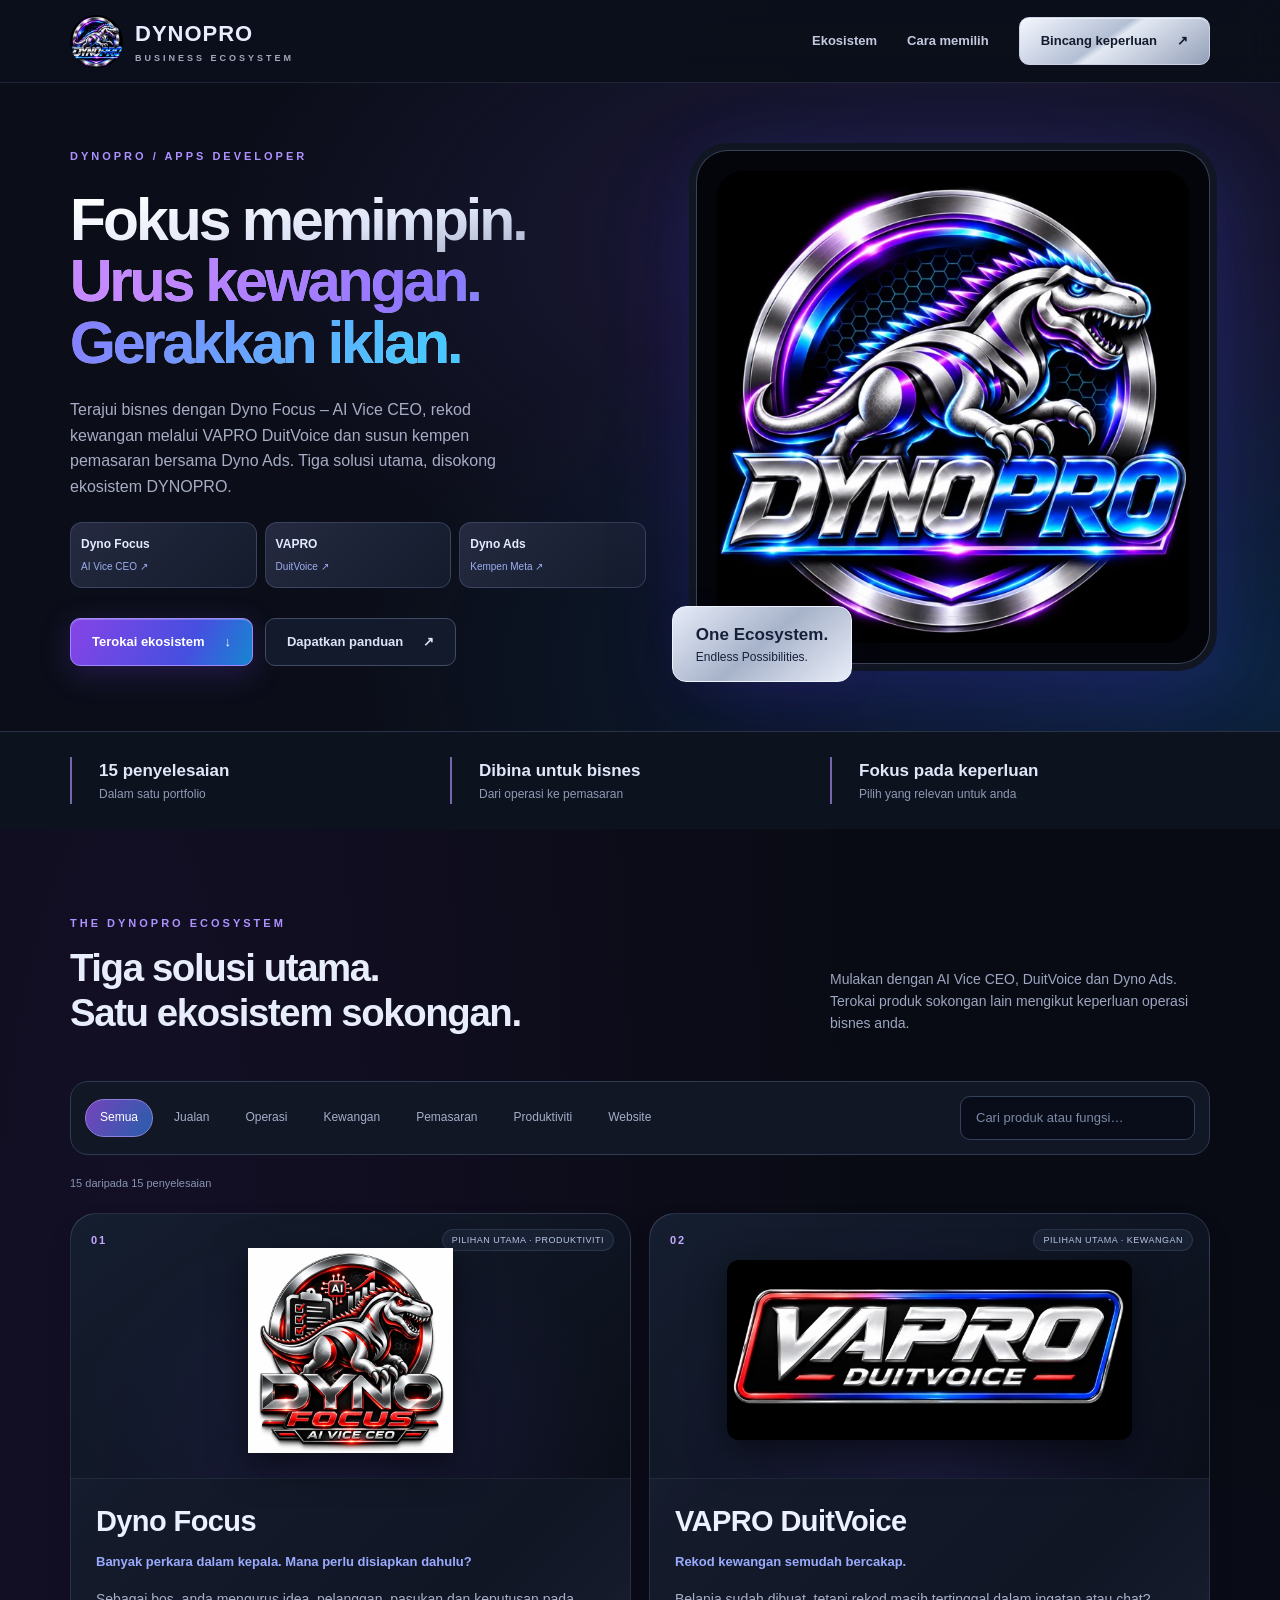
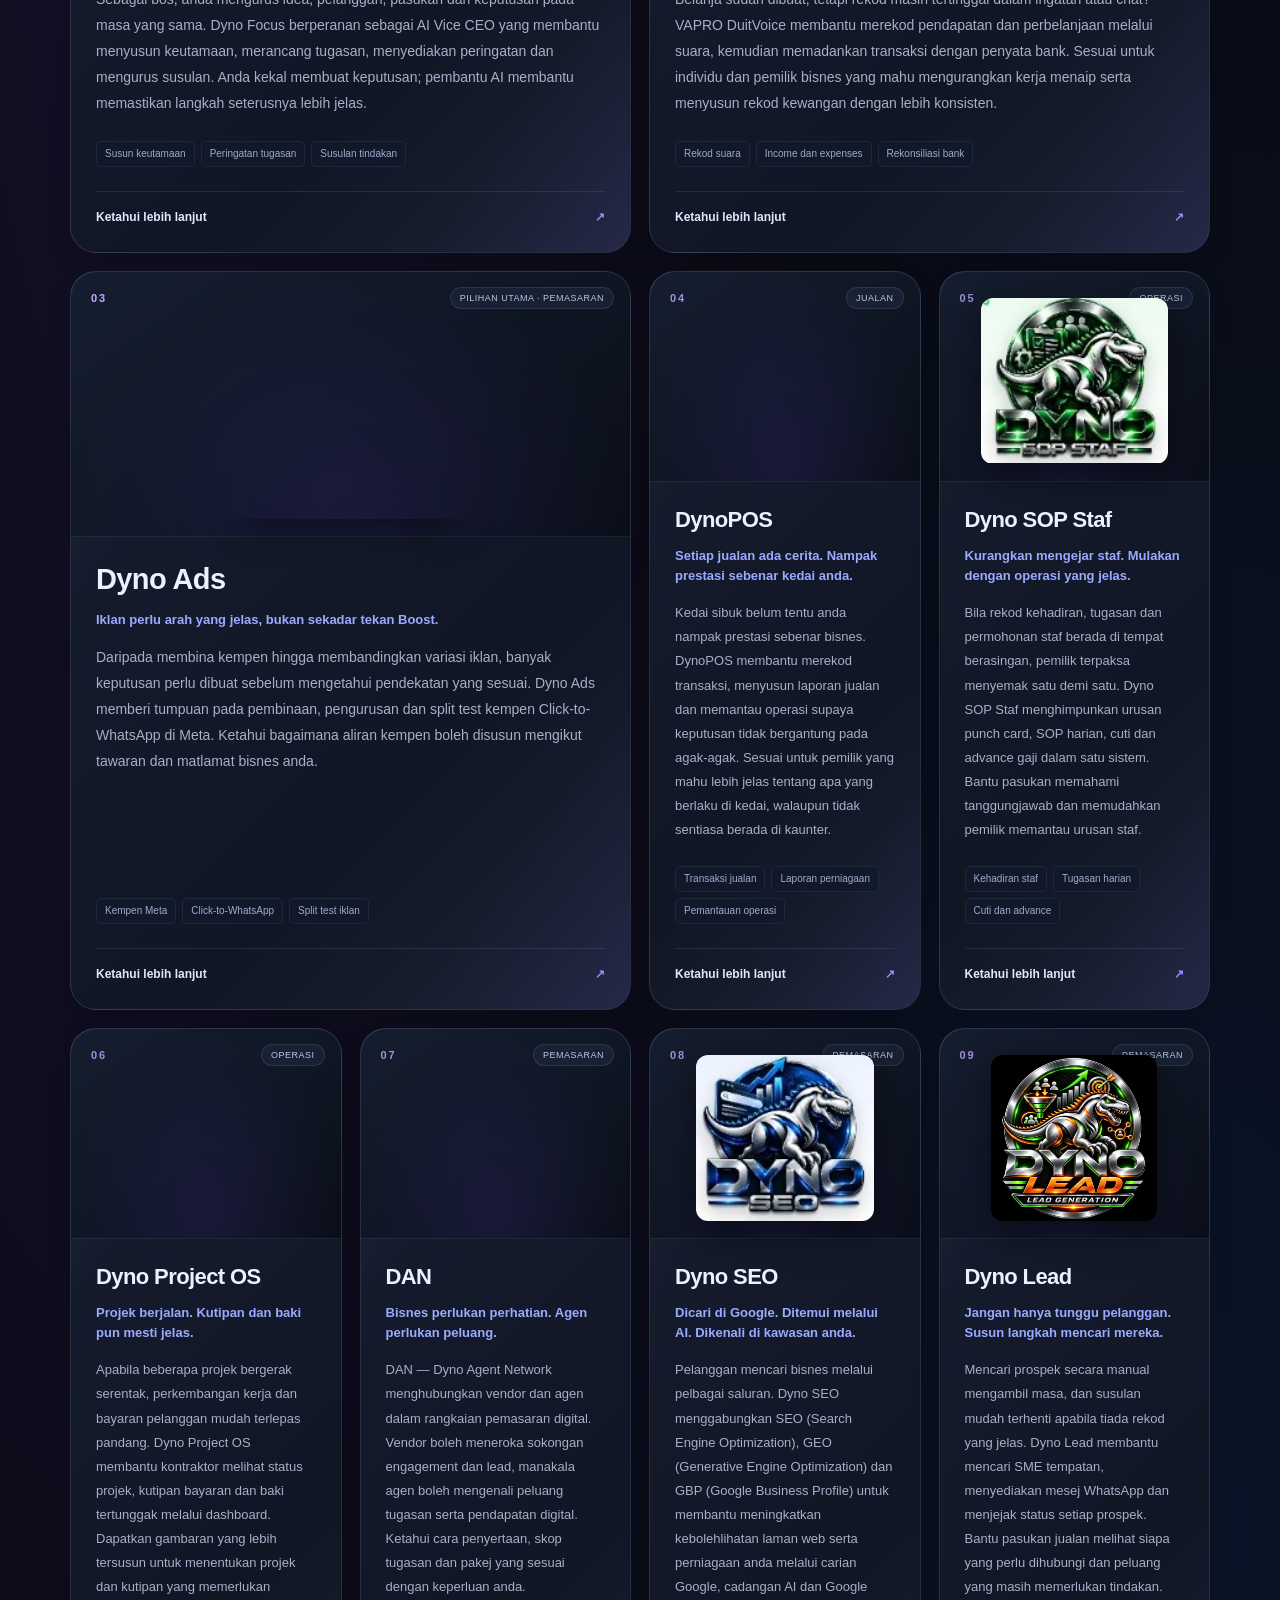
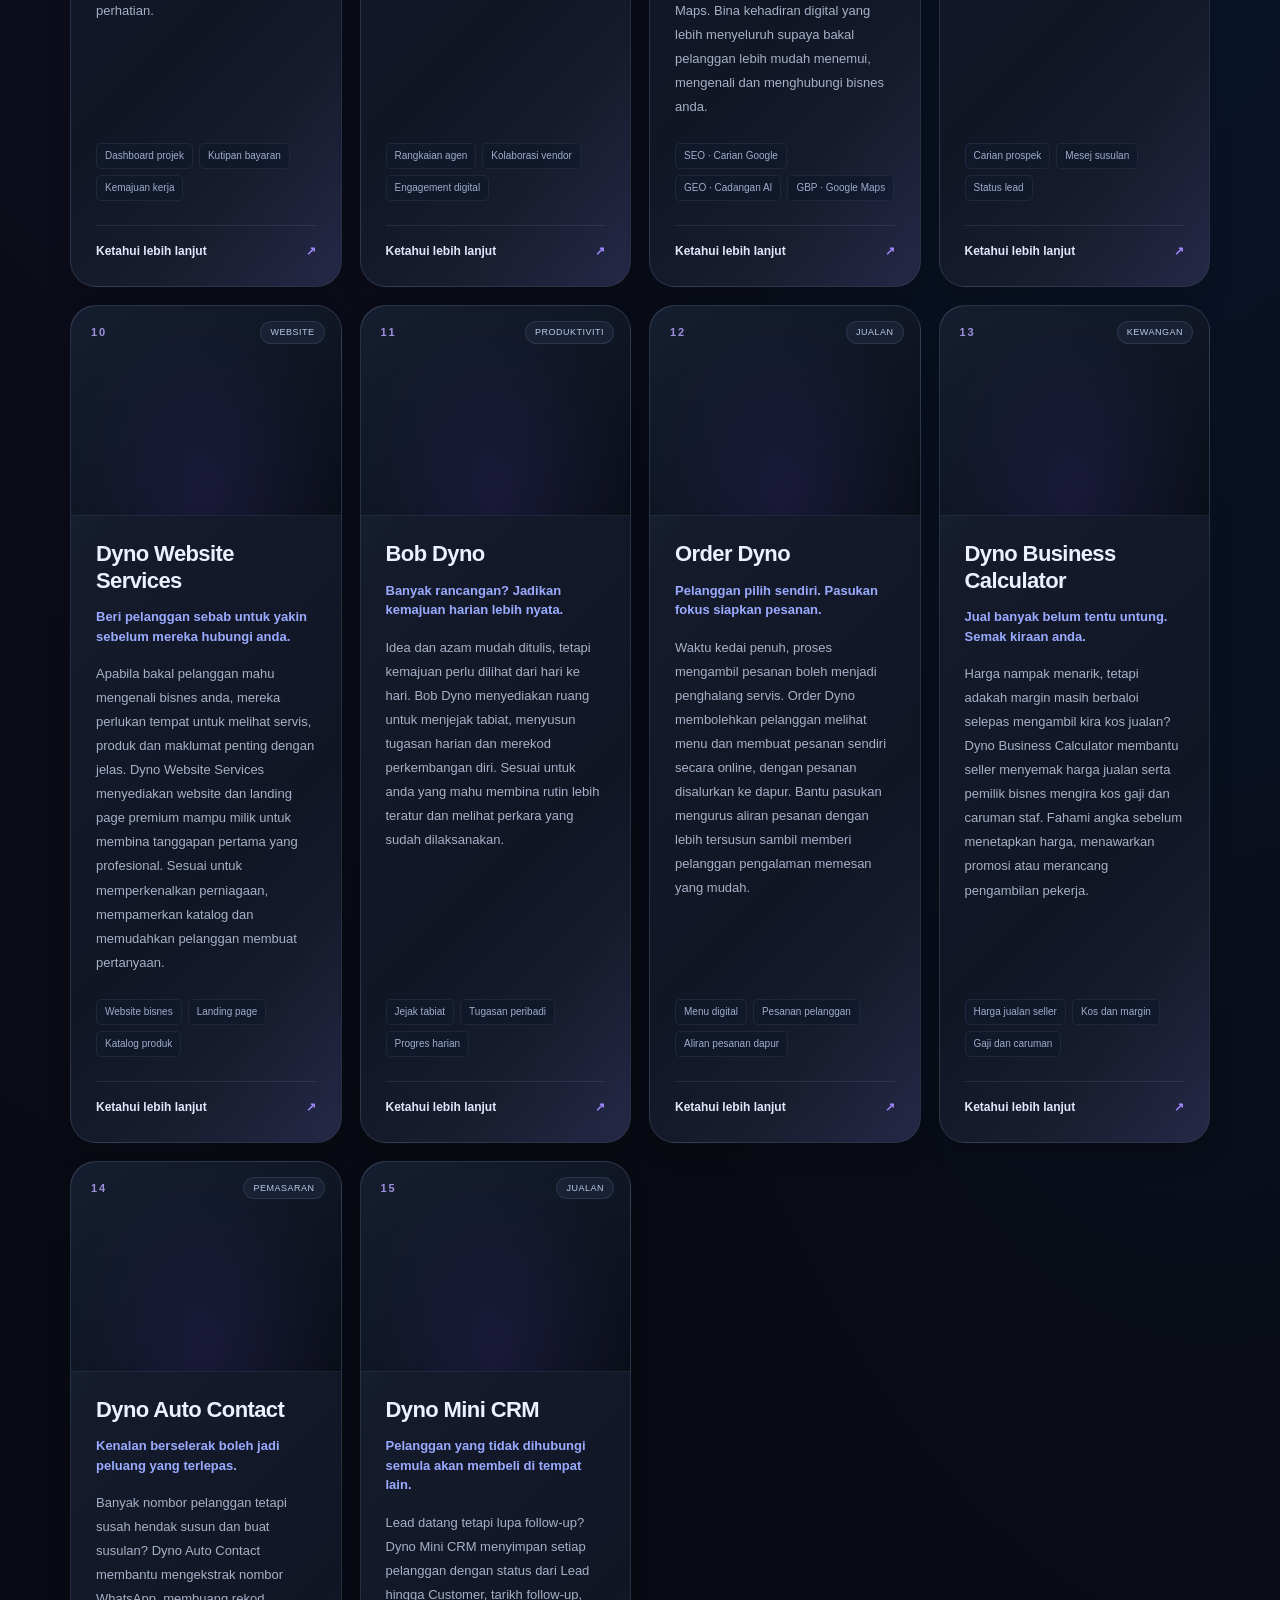
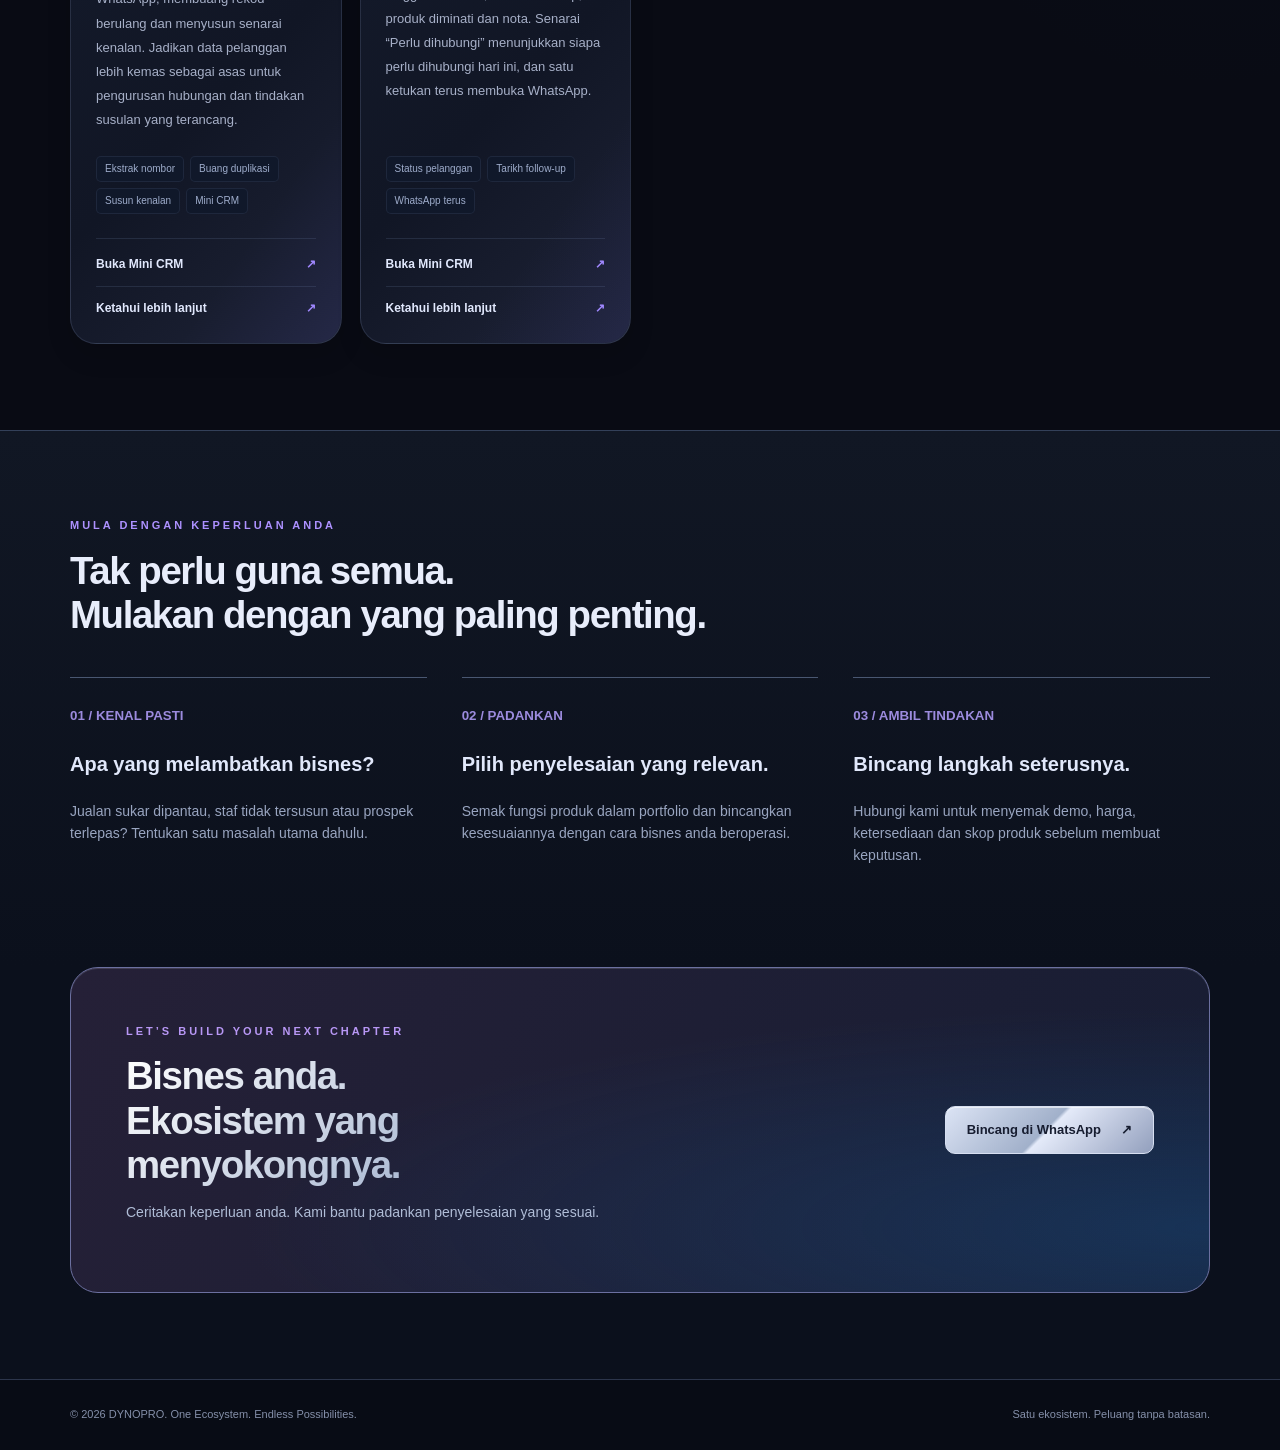
<file: index.html>
<!doctype html>
<html lang="ms">
<head>
  <meta charset="UTF-8">
  <meta name="viewport" content="width=device-width, initial-scale=1">
  <title>DYNOPRO — One Ecosystem. Endless Possibilities.</title>
  <meta name="description" content="Terokai ekosistem DYNOPRO: 15 penyelesaian jualan, operasi, kewangan, pemasaran dan produktiviti untuk bisnes — Dyno Focus (AI Vice CEO), VAPRO DuitVoice, Dyno Ads dan banyak lagi.">
  <meta name="theme-color" content="#090b14">
  <meta name="color-scheme" content="dark">

  <!-- Open Graph / media sosial -->
  <meta property="og:type" content="website">
  <meta property="og:locale" content="ms_MY">
  <meta property="og:site_name" content="DYNOPRO">
  <meta property="og:title" content="DYNOPRO — One Ecosystem. Endless Possibilities.">
  <meta property="og:description" content="Tiga solusi utama — Dyno Focus, VAPRO DuitVoice dan Dyno Ads — disokong 15 penyelesaian dalam satu ekosistem bisnes.">
  <meta property="og:image" content="assets/img/og-image.jpg">
  <meta property="og:image:width" content="1200">
  <meta property="og:image:height" content="630">
  <meta name="twitter:card" content="summary_large_image">

  <link rel="icon" type="image/png" sizes="32x32" href="assets/img/favicon-32.png">
  <link rel="apple-touch-icon" href="assets/img/apple-touch-icon.png">
  <link rel="manifest" href="site.webmanifest">
  <link rel="preload" as="image" href="assets/img/dynopro-logo.webp" type="image/webp">
  <link rel="stylesheet" href="assets/css/style.css">

  <script type="application/ld+json">
{
  "@context": "https://schema.org",
  "@graph": [
    {
      "@type": "Organization",
      "name": "DYNOPRO",
      "alternateName": "DYNOPRO Business Ecosystem",
      "slogan": "One Ecosystem. Endless Possibilities.",
      "logo": "assets/img/dynopro-logo.webp",
      "contactPoint": {
        "@type": "ContactPoint",
        "telephone": "+60182889932",
        "contactType": "sales",
        "areaServed": "MY",
        "availableLanguage": [
          "ms",
          "en"
        ]
      }
    },
    {
      "@type": "ItemList",
      "name": "Ekosistem DYNOPRO",
      "numberOfItems": 15,
      "itemListElement": [
        {
          "@type": "ListItem",
          "position": 1,
          "item": {
            "@type": "SoftwareApplication",
            "name": "Dyno Focus",
            "applicationCategory": "BusinessApplication",
            "description": "Sebagai bos, anda mengurus idea, pelanggan, pasukan dan keputusan pada masa yang sama. Dyno Focus berperanan sebagai AI Vice CEO yang membantu menyusun keutamaan, merancang tugasan, menyediakan peringatan dan mengurus susulan. Anda kekal membuat keputusan; pembantu AI membantu memastikan langkah seterusnya lebih jelas.",
            "url": "#produk-focus"
          }
        },
        {
          "@type": "ListItem",
          "position": 2,
          "item": {
            "@type": "SoftwareApplication",
            "name": "VAPRO DuitVoice",
            "applicationCategory": "BusinessApplication",
            "description": "Belanja sudah dibuat, tetapi rekod masih tertinggal dalam ingatan atau chat? VAPRO DuitVoice membantu merekod pendapatan dan perbelanjaan melalui suara, kemudian memadankan transaksi dengan penyata bank. Sesuai untuk individu dan pemilik bisnes yang mahu mengurangkan kerja menaip serta menyusun rekod kewangan dengan lebih konsisten.",
            "url": "#produk-vapro"
          }
        },
        {
          "@type": "ListItem",
          "position": 3,
          "item": {
            "@type": "SoftwareApplication",
            "name": "Dyno Ads",
            "applicationCategory": "BusinessApplication",
            "description": "Daripada membina kempen hingga membandingkan variasi iklan, banyak keputusan perlu dibuat sebelum mengetahui pendekatan yang sesuai. Dyno Ads memberi tumpuan pada pembinaan, pengurusan dan split test kempen Click-to-WhatsApp di Meta. Ketahui bagaimana aliran kempen boleh disusun mengikut tawaran dan matlamat bisnes anda.",
            "url": "#produk-ads"
          }
        },
        {
          "@type": "ListItem",
          "position": 4,
          "item": {
            "@type": "SoftwareApplication",
            "name": "DynoPOS",
            "applicationCategory": "BusinessApplication",
            "description": "Kedai sibuk belum tentu anda nampak prestasi sebenar bisnes. DynoPOS membantu merekod transaksi, menyusun laporan jualan dan memantau operasi supaya keputusan tidak bergantung pada agak-agak. Sesuai untuk pemilik yang mahu lebih jelas tentang apa yang berlaku di kedai, walaupun tidak sentiasa berada di kaunter.",
            "url": "#produk-pos"
          }
        },
        {
          "@type": "ListItem",
          "position": 5,
          "item": {
            "@type": "SoftwareApplication",
            "name": "Dyno SOP Staf",
            "applicationCategory": "BusinessApplication",
            "description": "Bila rekod kehadiran, tugasan dan permohonan staf berada di tempat berasingan, pemilik terpaksa menyemak satu demi satu. Dyno SOP Staf menghimpunkan urusan punch card, SOP harian, cuti dan advance gaji dalam satu sistem. Bantu pasukan memahami tanggungjawab dan memudahkan pemilik memantau urusan staf.",
            "url": "#produk-sop-staf"
          }
        },
        {
          "@type": "ListItem",
          "position": 6,
          "item": {
            "@type": "SoftwareApplication",
            "name": "Dyno Project OS",
            "applicationCategory": "BusinessApplication",
            "description": "Apabila beberapa projek bergerak serentak, perkembangan kerja dan bayaran pelanggan mudah terlepas pandang. Dyno Project OS membantu kontraktor melihat status projek, kutipan bayaran dan baki tertunggak melalui dashboard. Dapatkan gambaran yang lebih tersusun untuk menentukan projek dan kutipan yang memerlukan perhatian.",
            "url": "#produk-project-os"
          }
        },
        {
          "@type": "ListItem",
          "position": 7,
          "item": {
            "@type": "SoftwareApplication",
            "name": "DAN",
            "applicationCategory": "BusinessApplication",
            "description": "DAN — Dyno Agent Network menghubungkan vendor dan agen dalam rangkaian pemasaran digital. Vendor boleh meneroka sokongan engagement dan lead, manakala agen boleh mengenali peluang tugasan serta pendapatan digital. Ketahui cara penyertaan, skop tugasan dan pakej yang sesuai dengan keperluan anda.",
            "url": "#produk-dan"
          }
        },
        {
          "@type": "ListItem",
          "position": 8,
          "item": {
            "@type": "SoftwareApplication",
            "name": "Dyno SEO",
            "applicationCategory": "BusinessApplication",
            "description": "Pelanggan mencari bisnes melalui pelbagai saluran. Dyno SEO menggabungkan SEO (Search Engine Optimization), GEO (Generative Engine Optimization) dan GBP (Google Business Profile) untuk membantu meningkatkan kebolehlihatan laman web serta perniagaan anda melalui carian Google, cadangan AI dan Google Maps. Bina kehadiran digital yang lebih menyeluruh supaya bakal pelanggan lebih mudah menemui, mengenali dan menghubungi bisnes anda.",
            "url": "#produk-seo"
          }
        },
        {
          "@type": "ListItem",
          "position": 9,
          "item": {
            "@type": "SoftwareApplication",
            "name": "Dyno Lead",
            "applicationCategory": "BusinessApplication",
            "description": "Mencari prospek secara manual mengambil masa, dan susulan mudah terhenti apabila tiada rekod yang jelas. Dyno Lead membantu mencari SME tempatan, menyediakan mesej WhatsApp dan menjejak status setiap prospek. Bantu pasukan jualan melihat siapa yang perlu dihubungi dan peluang yang masih memerlukan tindakan.",
            "url": "#produk-lead"
          }
        },
        {
          "@type": "ListItem",
          "position": 10,
          "item": {
            "@type": "SoftwareApplication",
            "name": "Dyno Website Services",
            "applicationCategory": "BusinessApplication",
            "description": "Apabila bakal pelanggan mahu mengenali bisnes anda, mereka perlukan tempat untuk melihat servis, produk dan maklumat penting dengan jelas. Dyno Website Services menyediakan website dan landing page premium mampu milik untuk membina tanggapan pertama yang profesional. Sesuai untuk memperkenalkan perniagaan, mempamerkan katalog dan memudahkan pelanggan membuat pertanyaan.",
            "url": "#produk-website"
          }
        },
        {
          "@type": "ListItem",
          "position": 11,
          "item": {
            "@type": "SoftwareApplication",
            "name": "Bob Dyno",
            "applicationCategory": "BusinessApplication",
            "description": "Idea dan azam mudah ditulis, tetapi kemajuan perlu dilihat dari hari ke hari. Bob Dyno menyediakan ruang untuk menjejak tabiat, menyusun tugasan harian dan merekod perkembangan diri. Sesuai untuk anda yang mahu membina rutin lebih teratur dan melihat perkara yang sudah dilaksanakan.",
            "url": "#produk-bob"
          }
        },
        {
          "@type": "ListItem",
          "position": 12,
          "item": {
            "@type": "SoftwareApplication",
            "name": "Order Dyno",
            "applicationCategory": "BusinessApplication",
            "description": "Waktu kedai penuh, proses mengambil pesanan boleh menjadi penghalang servis. Order Dyno membolehkan pelanggan melihat menu dan membuat pesanan sendiri secara online, dengan pesanan disalurkan ke dapur. Bantu pasukan mengurus aliran pesanan dengan lebih tersusun sambil memberi pelanggan pengalaman memesan yang mudah.",
            "url": "#produk-order"
          }
        },
        {
          "@type": "ListItem",
          "position": 13,
          "item": {
            "@type": "SoftwareApplication",
            "name": "Dyno Business Calculator",
            "applicationCategory": "BusinessApplication",
            "description": "Harga nampak menarik, tetapi adakah margin masih berbaloi selepas mengambil kira kos jualan? Dyno Business Calculator membantu seller menyemak harga jualan serta pemilik bisnes mengira kos gaji dan caruman staf. Fahami angka sebelum menetapkan harga, menawarkan promosi atau merancang pengambilan pekerja.",
            "url": "#produk-calculator"
          }
        },
        {
          "@type": "ListItem",
          "position": 14,
          "item": {
            "@type": "SoftwareApplication",
            "name": "Dyno Auto Contact",
            "applicationCategory": "BusinessApplication",
            "description": "Banyak nombor pelanggan tetapi susah hendak susun dan buat susulan? Dyno Auto Contact membantu mengekstrak nombor WhatsApp, membuang rekod berulang dan menyusun senarai kenalan. Jadikan data pelanggan lebih kemas sebagai asas untuk pengurusan hubungan dan tindakan susulan yang terancang.",
            "url": "#produk-auto-contact"
          }
        },
        {
          "@type": "ListItem",
          "position": 15,
          "item": {
            "@type": "SoftwareApplication",
            "name": "Dyno Mini CRM",
            "applicationCategory": "BusinessApplication",
            "description": "Lead datang tetapi lupa follow-up? Dyno Mini CRM menyimpan setiap pelanggan dengan status dari Lead hingga Customer, tarikh follow-up, produk diminati dan nota. Senarai \u201cPerlu dihubungi\u201d menunjukkan siapa perlu dihubungi hari ini, dan satu ketukan terus membuka WhatsApp.",
            "url": "#produk-mini-crm"
          }
        }
      ]
    }
  ]
}
  </script>
</head>
<body id="atas">
  <a class="skip-link" href="#kandungan">Langkau ke kandungan</a>

  <header class="site-header">
    <nav class="wrap" aria-label="Navigasi utama">
      <a class="brand" href="#atas">
        <img src="assets/img/dynopro-logo.webp" alt="Logo DYNOPRO" width="53" height="53">
        <span>DYNOPRO<small>BUSINESS ECOSYSTEM</small></span>
      </a>
      <div class="links">
        <a href="#ekosistem">Ekosistem</a>
        <a href="#panduan">Cara memilih</a>
        <a class="btn" href="#hubungi">Bincang keperluan <span aria-hidden="true">↗</span></a>
      </div>
    </nav>
  </header>

  <main id="kandungan">
    <!-- ================= HERO ================= -->
    <div class="hero">
      <div class="wrap hero-inner">
        <div>
          <div class="eyebrow">DYNOPRO / APPS DEVELOPER</div>
          <h1>Fokus memimpin.<br><span>Urus kewangan.<br>Gerakkan iklan.</span></h1>
          <p>Terajui bisnes dengan Dyno Focus – AI Vice CEO, rekod kewangan melalui VAPRO DuitVoice dan susun kempen pemasaran bersama Dyno Ads. Tiga solusi utama, disokong ekosistem DYNOPRO.</p>
          <div class="hero-products">
            <a href="#produk-focus">Dyno Focus <span>AI Vice CEO ↗</span></a>
            <a href="#produk-vapro">VAPRO <span>DuitVoice ↗</span></a>
            <a href="#produk-ads">Dyno Ads <span>Kempen Meta ↗</span></a>
          </div>
          <div class="actions">
            <a class="btn primary" href="#ekosistem">Terokai ekosistem <span aria-hidden="true">↓</span></a>
            <a class="btn light" href="#hubungi">Dapatkan panduan <span aria-hidden="true">↗</span></a>
          </div>
        </div>
        <div class="hero-art">
          <img src="assets/img/dynopro-logo.webp" alt="DYNOPRO — ekosistem bisnes" width="650" height="650" fetchpriority="high">
          <div class="art-label"><b>One Ecosystem.</b>Endless Possibilities.</div>
        </div>
      </div>
    </div>

    <div class="strip">
      <div class="wrap strip-inner">
        <div class="strip-item"><b>15 penyelesaian</b>Dalam satu portfolio</div>
        <div class="strip-item"><b>Dibina untuk bisnes</b>Dari operasi ke pemasaran</div>
        <div class="strip-item"><b>Fokus pada keperluan</b>Pilih yang relevan untuk anda</div>
      </div>
    </div>

    <!-- ================= EKOSISTEM ================= -->
    <section id="ekosistem" aria-labelledby="ekosistem-tajuk">
      <div class="wrap">
        <div class="section-head">
          <div>
            <div class="eyebrow">THE DYNOPRO ECOSYSTEM</div>
            <h2 id="ekosistem-tajuk">Tiga solusi utama.<br>Satu ekosistem sokongan.</h2>
          </div>
          <p>Mulakan dengan AI Vice CEO, DuitVoice dan Dyno Ads. Terokai produk sokongan lain mengikut keperluan operasi bisnes anda.</p>
        </div>

        <div class="tools">
          <div class="filters" role="group" aria-label="Tapis kategori">
            <button class="filter active" type="button" data-filter="Semua" aria-pressed="true">Semua</button>
            <button class="filter" type="button" data-filter="Jualan" aria-pressed="false">Jualan</button>
            <button class="filter" type="button" data-filter="Operasi" aria-pressed="false">Operasi</button>
            <button class="filter" type="button" data-filter="Kewangan" aria-pressed="false">Kewangan</button>
            <button class="filter" type="button" data-filter="Pemasaran" aria-pressed="false">Pemasaran</button>
            <button class="filter" type="button" data-filter="Produktiviti" aria-pressed="false">Produktiviti</button>
            <button class="filter" type="button" data-filter="Website" aria-pressed="false">Website</button>
          </div>
          <label class="search-box">
            <span class="sr-only">Cari produk atau fungsi</span>
            <input type="search" id="search" placeholder="Cari produk atau fungsi…" autocomplete="off">
          </label>
        </div>

        <p id="count" aria-live="polite">15 daripada 15 penyelesaian</p>

        <div class="grid" id="grid">
          <article id="produk-focus" class="card featured" data-cat="Produktiviti" style="--accent:#e0474d">
            <div class="visual">
              <span class="num">01</span>
              <span class="cat">PILIHAN UTAMA · PRODUKTIVITI</span>
              <img src="assets/img/produk/dyno-focus.webp" alt="Logo Dyno Focus" width="650" height="650" loading="lazy" decoding="async">
            </div>
            <div class="body">
              <h3>Dyno Focus</h3>
              <p class="tag">Banyak perkara dalam kepala. Mana perlu disiapkan dahulu?</p>
              <p class="desc">Sebagai bos, anda mengurus idea, pelanggan, pasukan dan keputusan pada masa yang sama. Dyno Focus berperanan sebagai AI Vice CEO yang membantu menyusun keutamaan, merancang tugasan, menyediakan peringatan dan mengurus susulan. Anda kekal membuat keputusan; pembantu AI membantu memastikan langkah seterusnya lebih jelas.</p>
              <ul class="features"><li>Susun keutamaan</li><li>Peringatan tugasan</li><li>Susulan tindakan</li></ul>
              <a class="card-link" href="https://wa.me/60182889932?text=Saya%20ingin%20tahu%20lebih%20lanjut%20tentang%20Dyno%20Focus.%20Boleh%20kongsikan%20demo%2C%20harga%20dan%20ketersediaan%3F" target="_blank" rel="noopener noreferrer" aria-label="Tanya tentang Dyno Focus di WhatsApp">Ketahui lebih lanjut <span aria-hidden="true">↗</span></a>
            </div>
          </article>
          <article id="produk-vapro" class="card featured" data-cat="Kewangan" style="--accent:#567ee7">
            <div class="visual">
              <span class="num">02</span>
              <span class="cat">PILIHAN UTAMA · KEWANGAN</span>
              <img src="assets/img/produk/vapro-duitvoice.webp" alt="Logo VAPRO DuitVoice" width="650" height="289" loading="lazy" decoding="async">
            </div>
            <div class="body">
              <h3>VAPRO DuitVoice</h3>
              <p class="tag">Rekod kewangan semudah bercakap.</p>
              <p class="desc">Belanja sudah dibuat, tetapi rekod masih tertinggal dalam ingatan atau chat? VAPRO DuitVoice membantu merekod pendapatan dan perbelanjaan melalui suara, kemudian memadankan transaksi dengan penyata bank. Sesuai untuk individu dan pemilik bisnes yang mahu mengurangkan kerja menaip serta menyusun rekod kewangan dengan lebih konsisten.</p>
              <ul class="features"><li>Rekod suara</li><li>Income dan expenses</li><li>Rekonsiliasi bank</li></ul>
              <a class="card-link" href="https://wa.me/60182889932?text=Saya%20ingin%20tahu%20lebih%20lanjut%20tentang%20VAPRO%20DuitVoice.%20Boleh%20kongsikan%20demo%2C%20harga%20dan%20ketersediaan%3F" target="_blank" rel="noopener noreferrer" aria-label="Tanya tentang VAPRO DuitVoice di WhatsApp">Ketahui lebih lanjut <span aria-hidden="true">↗</span></a>
            </div>
          </article>
          <article id="produk-ads" class="card featured" data-cat="Pemasaran" style="--accent:#b66ce9">
            <div class="visual">
              <span class="num">03</span>
              <span class="cat">PILIHAN UTAMA · PEMASARAN</span>
              <img src="assets/img/produk/dyno-ads.webp" alt="Logo Dyno Ads" width="650" height="650" loading="lazy" decoding="async">
            </div>
            <div class="body">
              <h3>Dyno Ads</h3>
              <p class="tag">Iklan perlu arah yang jelas, bukan sekadar tekan Boost.</p>
              <p class="desc">Daripada membina kempen hingga membandingkan variasi iklan, banyak keputusan perlu dibuat sebelum mengetahui pendekatan yang sesuai. Dyno Ads memberi tumpuan pada pembinaan, pengurusan dan split test kempen Click-to-WhatsApp di Meta. Ketahui bagaimana aliran kempen boleh disusun mengikut tawaran dan matlamat bisnes anda.</p>
              <ul class="features"><li>Kempen Meta</li><li>Click-to-WhatsApp</li><li>Split test iklan</li></ul>
              <a class="card-link" href="https://wa.me/60182889932?text=Saya%20ingin%20tahu%20lebih%20lanjut%20tentang%20Dyno%20Ads.%20Boleh%20kongsikan%20demo%2C%20harga%20dan%20ketersediaan%3F" target="_blank" rel="noopener noreferrer" aria-label="Tanya tentang Dyno Ads di WhatsApp">Ketahui lebih lanjut <span aria-hidden="true">↗</span></a>
            </div>
          </article>
          <article id="produk-pos" class="card" data-cat="Jualan" style="--accent:#e84b64">
            <div class="visual">
              <span class="num">04</span>
              <span class="cat">JUALAN</span>
              <img src="assets/img/produk/dynopos.webp" alt="Logo DynoPOS" width="650" height="650" loading="lazy" decoding="async">
            </div>
            <div class="body">
              <h3>DynoPOS</h3>
              <p class="tag">Setiap jualan ada cerita. Nampak prestasi sebenar kedai anda.</p>
              <p class="desc">Kedai sibuk belum tentu anda nampak prestasi sebenar bisnes. DynoPOS membantu merekod transaksi, menyusun laporan jualan dan memantau operasi supaya keputusan tidak bergantung pada agak-agak. Sesuai untuk pemilik yang mahu lebih jelas tentang apa yang berlaku di kedai, walaupun tidak sentiasa berada di kaunter.</p>
              <ul class="features"><li>Transaksi jualan</li><li>Laporan perniagaan</li><li>Pemantauan operasi</li></ul>
              <a class="card-link" href="https://wa.me/60182889932?text=Saya%20ingin%20tahu%20lebih%20lanjut%20tentang%20DynoPOS.%20Boleh%20kongsikan%20demo%2C%20harga%20dan%20ketersediaan%3F" target="_blank" rel="noopener noreferrer" aria-label="Tanya tentang DynoPOS di WhatsApp">Ketahui lebih lanjut <span aria-hidden="true">↗</span></a>
            </div>
          </article>
          <article id="produk-sop-staf" class="card" data-cat="Operasi" style="--accent:#2eb878">
            <div class="visual">
              <span class="num">05</span>
              <span class="cat">OPERASI</span>
              <img src="assets/img/produk/dyno-sop-staf.webp" alt="Logo Dyno SOP Staf" width="149" height="132" loading="lazy" decoding="async">
            </div>
            <div class="body">
              <h3>Dyno SOP Staf</h3>
              <p class="tag">Kurangkan mengejar staf. Mulakan dengan operasi yang jelas.</p>
              <p class="desc">Bila rekod kehadiran, tugasan dan permohonan staf berada di tempat berasingan, pemilik terpaksa menyemak satu demi satu. Dyno SOP Staf menghimpunkan urusan punch card, SOP harian, cuti dan advance gaji dalam satu sistem. Bantu pasukan memahami tanggungjawab dan memudahkan pemilik memantau urusan staf.</p>
              <ul class="features"><li>Kehadiran staf</li><li>Tugasan harian</li><li>Cuti dan advance</li></ul>
              <a class="card-link" href="https://wa.me/60182889932?text=Saya%20ingin%20tahu%20lebih%20lanjut%20tentang%20Dyno%20SOP%20Staf.%20Boleh%20kongsikan%20demo%2C%20harga%20dan%20ketersediaan%3F" target="_blank" rel="noopener noreferrer" aria-label="Tanya tentang Dyno SOP Staf di WhatsApp">Ketahui lebih lanjut <span aria-hidden="true">↗</span></a>
            </div>
          </article>
          <article id="produk-project-os" class="card" data-cat="Operasi" style="--accent:#bc9737">
            <div class="visual">
              <span class="num">06</span>
              <span class="cat">OPERASI</span>
              <img src="assets/img/produk/dyno-project-os.webp" alt="Logo Dyno Project OS" width="650" height="650" loading="lazy" decoding="async">
            </div>
            <div class="body">
              <h3>Dyno Project OS</h3>
              <p class="tag">Projek berjalan. Kutipan dan baki pun mesti jelas.</p>
              <p class="desc">Apabila beberapa projek bergerak serentak, perkembangan kerja dan bayaran pelanggan mudah terlepas pandang. Dyno Project OS membantu kontraktor melihat status projek, kutipan bayaran dan baki tertunggak melalui dashboard. Dapatkan gambaran yang lebih tersusun untuk menentukan projek dan kutipan yang memerlukan perhatian.</p>
              <ul class="features"><li>Dashboard projek</li><li>Kutipan bayaran</li><li>Kemajuan kerja</li></ul>
              <a class="card-link" href="https://wa.me/60182889932?text=Saya%20ingin%20tahu%20lebih%20lanjut%20tentang%20Dyno%20Project%20OS.%20Boleh%20kongsikan%20demo%2C%20harga%20dan%20ketersediaan%3F" target="_blank" rel="noopener noreferrer" aria-label="Tanya tentang Dyno Project OS di WhatsApp">Ketahui lebih lanjut <span aria-hidden="true">↗</span></a>
            </div>
          </article>
          <article id="produk-dan" class="card" data-cat="Pemasaran" style="--accent:#6688ff">
            <div class="visual">
              <span class="num">07</span>
              <span class="cat">PEMASARAN</span>
              <img src="assets/img/produk/dan.webp" alt="Logo DAN" width="650" height="650" loading="lazy" decoding="async">
            </div>
            <div class="body">
              <h3>DAN</h3>
              <p class="tag">Bisnes perlukan perhatian. Agen perlukan peluang.</p>
              <p class="desc">DAN — Dyno Agent Network menghubungkan vendor dan agen dalam rangkaian pemasaran digital. Vendor boleh meneroka sokongan engagement dan lead, manakala agen boleh mengenali peluang tugasan serta pendapatan digital. Ketahui cara penyertaan, skop tugasan dan pakej yang sesuai dengan keperluan anda.</p>
              <ul class="features"><li>Rangkaian agen</li><li>Kolaborasi vendor</li><li>Engagement digital</li></ul>
              <a class="card-link" href="https://wa.me/60182889932?text=Saya%20ingin%20tahu%20lebih%20lanjut%20tentang%20DAN.%20Boleh%20kongsikan%20demo%2C%20harga%20dan%20ketersediaan%3F" target="_blank" rel="noopener noreferrer" aria-label="Tanya tentang DAN di WhatsApp">Ketahui lebih lanjut <span aria-hidden="true">↗</span></a>
            </div>
          </article>
          <article id="produk-seo" class="card" data-cat="Pemasaran" style="--accent:#4b9ee5">
            <div class="visual">
              <span class="num">08</span>
              <span class="cat">PEMASARAN</span>
              <img src="assets/img/produk/dyno-seo.webp" alt="Logo Dyno SEO" width="144" height="134" loading="lazy" decoding="async">
            </div>
            <div class="body">
              <h3>Dyno SEO</h3>
              <p class="tag">Dicari di Google. Ditemui melalui AI. Dikenali di kawasan anda.</p>
              <p class="desc">Pelanggan mencari bisnes melalui pelbagai saluran. Dyno SEO menggabungkan SEO (Search Engine Optimization), GEO (Generative Engine Optimization) dan GBP (Google Business Profile) untuk membantu meningkatkan kebolehlihatan laman web serta perniagaan anda melalui carian Google, cadangan AI dan Google Maps. Bina kehadiran digital yang lebih menyeluruh supaya bakal pelanggan lebih mudah menemui, mengenali dan menghubungi bisnes anda.</p>
              <ul class="features"><li>SEO · Carian Google</li><li>GEO · Cadangan AI</li><li>GBP · Google Maps</li></ul>
              <a class="card-link" href="https://wa.me/60182889932?text=Saya%20ingin%20tahu%20lebih%20lanjut%20tentang%20Dyno%20SEO.%20Boleh%20kongsikan%20demo%2C%20harga%20dan%20ketersediaan%3F" target="_blank" rel="noopener noreferrer" aria-label="Tanya tentang Dyno SEO di WhatsApp">Ketahui lebih lanjut <span aria-hidden="true">↗</span></a>
            </div>
          </article>
          <article id="produk-lead" class="card" data-cat="Pemasaran" style="--accent:#ec922b">
            <div class="visual">
              <span class="num">09</span>
              <span class="cat">PEMASARAN</span>
              <img src="assets/img/produk/dyno-lead.webp" alt="Logo Dyno Lead" width="650" height="650" loading="lazy" decoding="async">
            </div>
            <div class="body">
              <h3>Dyno Lead</h3>
              <p class="tag">Jangan hanya tunggu pelanggan. Susun langkah mencari mereka.</p>
              <p class="desc">Mencari prospek secara manual mengambil masa, dan susulan mudah terhenti apabila tiada rekod yang jelas. Dyno Lead membantu mencari SME tempatan, menyediakan mesej WhatsApp dan menjejak status setiap prospek. Bantu pasukan jualan melihat siapa yang perlu dihubungi dan peluang yang masih memerlukan tindakan.</p>
              <ul class="features"><li>Carian prospek</li><li>Mesej susulan</li><li>Status lead</li></ul>
              <a class="card-link" href="https://wa.me/60182889932?text=Saya%20ingin%20tahu%20lebih%20lanjut%20tentang%20Dyno%20Lead.%20Boleh%20kongsikan%20demo%2C%20harga%20dan%20ketersediaan%3F" target="_blank" rel="noopener noreferrer" aria-label="Tanya tentang Dyno Lead di WhatsApp">Ketahui lebih lanjut <span aria-hidden="true">↗</span></a>
            </div>
          </article>
          <article id="produk-website" class="card" data-cat="Website" style="--accent:#d8ad45">
            <div class="visual">
              <span class="num">10</span>
              <span class="cat">WEBSITE</span>
              <img src="assets/img/produk/dyno-website-services.webp" alt="Logo Dyno Website Services" width="650" height="650" loading="lazy" decoding="async">
            </div>
            <div class="body">
              <h3>Dyno Website Services</h3>
              <p class="tag">Beri pelanggan sebab untuk yakin sebelum mereka hubungi anda.</p>
              <p class="desc">Apabila bakal pelanggan mahu mengenali bisnes anda, mereka perlukan tempat untuk melihat servis, produk dan maklumat penting dengan jelas. Dyno Website Services menyediakan website dan landing page premium mampu milik untuk membina tanggapan pertama yang profesional. Sesuai untuk memperkenalkan perniagaan, mempamerkan katalog dan memudahkan pelanggan membuat pertanyaan.</p>
              <ul class="features"><li>Website bisnes</li><li>Landing page</li><li>Katalog produk</li></ul>
              <a class="card-link" href="https://wa.me/60182889932?text=Saya%20ingin%20tahu%20lebih%20lanjut%20tentang%20Dyno%20Website%20Services.%20Boleh%20kongsikan%20demo%2C%20harga%20dan%20ketersediaan%3F" target="_blank" rel="noopener noreferrer" aria-label="Tanya tentang Dyno Website Services di WhatsApp">Ketahui lebih lanjut <span aria-hidden="true">↗</span></a>
            </div>
          </article>
          <article id="produk-bob" class="card" data-cat="Produktiviti" style="--accent:#d4a83f">
            <div class="visual">
              <span class="num">11</span>
              <span class="cat">PRODUKTIVITI</span>
              <img src="assets/img/produk/bob-dyno.webp" alt="Logo Bob Dyno" width="650" height="650" loading="lazy" decoding="async">
            </div>
            <div class="body">
              <h3>Bob Dyno</h3>
              <p class="tag">Banyak rancangan? Jadikan kemajuan harian lebih nyata.</p>
              <p class="desc">Idea dan azam mudah ditulis, tetapi kemajuan perlu dilihat dari hari ke hari. Bob Dyno menyediakan ruang untuk menjejak tabiat, menyusun tugasan harian dan merekod perkembangan diri. Sesuai untuk anda yang mahu membina rutin lebih teratur dan melihat perkara yang sudah dilaksanakan.</p>
              <ul class="features"><li>Jejak tabiat</li><li>Tugasan peribadi</li><li>Progres harian</li></ul>
              <a class="card-link" href="https://wa.me/60182889932?text=Saya%20ingin%20tahu%20lebih%20lanjut%20tentang%20Bob%20Dyno.%20Boleh%20kongsikan%20demo%2C%20harga%20dan%20ketersediaan%3F" target="_blank" rel="noopener noreferrer" aria-label="Tanya tentang Bob Dyno di WhatsApp">Ketahui lebih lanjut <span aria-hidden="true">↗</span></a>
            </div>
          </article>
          <article id="produk-order" class="card" data-cat="Jualan" style="--accent:#e440ba">
            <div class="visual">
              <span class="num">12</span>
              <span class="cat">JUALAN</span>
              <img src="assets/img/produk/order-dyno.webp" alt="Logo Order Dyno" width="650" height="650" loading="lazy" decoding="async">
            </div>
            <div class="body">
              <h3>Order Dyno</h3>
              <p class="tag">Pelanggan pilih sendiri. Pasukan fokus siapkan pesanan.</p>
              <p class="desc">Waktu kedai penuh, proses mengambil pesanan boleh menjadi penghalang servis. Order Dyno membolehkan pelanggan melihat menu dan membuat pesanan sendiri secara online, dengan pesanan disalurkan ke dapur. Bantu pasukan mengurus aliran pesanan dengan lebih tersusun sambil memberi pelanggan pengalaman memesan yang mudah.</p>
              <ul class="features"><li>Menu digital</li><li>Pesanan pelanggan</li><li>Aliran pesanan dapur</li></ul>
              <a class="card-link" href="https://wa.me/60182889932?text=Saya%20ingin%20tahu%20lebih%20lanjut%20tentang%20Order%20Dyno.%20Boleh%20kongsikan%20demo%2C%20harga%20dan%20ketersediaan%3F" target="_blank" rel="noopener noreferrer" aria-label="Tanya tentang Order Dyno di WhatsApp">Ketahui lebih lanjut <span aria-hidden="true">↗</span></a>
            </div>
          </article>
          <article id="produk-calculator" class="card" data-cat="Kewangan" style="--accent:#bf52ed">
            <div class="visual">
              <span class="num">13</span>
              <span class="cat">KEWANGAN</span>
              <img src="assets/img/produk/dyno-business-calculator.webp" alt="Logo Dyno Business Calculator" width="650" height="650" loading="lazy" decoding="async">
            </div>
            <div class="body">
              <h3>Dyno Business Calculator</h3>
              <p class="tag">Jual banyak belum tentu untung. Semak kiraan anda.</p>
              <p class="desc">Harga nampak menarik, tetapi adakah margin masih berbaloi selepas mengambil kira kos jualan? Dyno Business Calculator membantu seller menyemak harga jualan serta pemilik bisnes mengira kos gaji dan caruman staf. Fahami angka sebelum menetapkan harga, menawarkan promosi atau merancang pengambilan pekerja.</p>
              <ul class="features"><li>Harga jualan seller</li><li>Kos dan margin</li><li>Gaji dan caruman</li></ul>
              <a class="card-link" href="https://wa.me/60182889932?text=Saya%20ingin%20tahu%20lebih%20lanjut%20tentang%20Dyno%20Business%20Calculator.%20Boleh%20kongsikan%20demo%2C%20harga%20dan%20ketersediaan%3F" target="_blank" rel="noopener noreferrer" aria-label="Tanya tentang Dyno Business Calculator di WhatsApp">Ketahui lebih lanjut <span aria-hidden="true">↗</span></a>
            </div>
          </article>
          <article id="produk-auto-contact" class="card" data-cat="Pemasaran" style="--accent:#66c62f">
            <div class="visual">
              <span class="num">14</span>
              <span class="cat">PEMASARAN</span>
              <img src="assets/img/produk/dyno-auto-contact.webp" alt="Logo Dyno Auto Contact" width="650" height="650" loading="lazy" decoding="async">
            </div>
            <div class="body">
              <h3>Dyno Auto Contact</h3>
              <p class="tag">Kenalan berselerak boleh jadi peluang yang terlepas.</p>
              <p class="desc">Banyak nombor pelanggan tetapi susah hendak susun dan buat susulan? Dyno Auto Contact membantu mengekstrak nombor WhatsApp, membuang rekod berulang dan menyusun senarai kenalan. Jadikan data pelanggan lebih kemas sebagai asas untuk pengurusan hubungan dan tindakan susulan yang terancang.</p>
              <ul class="features"><li>Ekstrak nombor</li><li>Buang duplikasi</li><li>Susun kenalan</li><li>Mini CRM</li></ul>
              <a class="card-link" href="https://minicrm.my/crm.html" target="_blank" rel="noopener" aria-label="Buka Mini CRM Dyno Auto Contact">Buka Mini CRM <span aria-hidden="true">↗</span></a>
              <a class="card-link card-link-sub" href="https://wa.me/60182889932?text=Saya%20ingin%20tahu%20lebih%20lanjut%20tentang%20Dyno%20Auto%20Contact.%20Boleh%20kongsikan%20demo%2C%20harga%20dan%20ketersediaan%3F" target="_blank" rel="noopener noreferrer" aria-label="Tanya tentang Dyno Auto Contact di WhatsApp">Ketahui lebih lanjut <span aria-hidden="true">↗</span></a>
            </div>
          </article>
          <article id="produk-mini-crm" class="card" data-cat="Jualan" style="--accent:#e040e8">
            <div class="visual">
              <span class="num">15</span>
              <span class="cat">JUALAN</span>
              <img src="assets/img/produk/dyno-mini-crm.webp" alt="Logo Dyno Mini CRM" width="650" height="650" loading="lazy" decoding="async">
            </div>
            <div class="body">
              <h3>Dyno Mini CRM</h3>
              <p class="tag">Pelanggan yang tidak dihubungi semula akan membeli di tempat lain.</p>
              <p class="desc">Lead datang tetapi lupa follow-up? Dyno Mini CRM menyimpan setiap pelanggan dengan status dari Lead hingga Customer, tarikh follow-up, produk diminati dan nota. Senarai “Perlu dihubungi” menunjukkan siapa perlu dihubungi hari ini, dan satu ketukan terus membuka WhatsApp.</p>
              <ul class="features"><li>Status pelanggan</li><li>Tarikh follow-up</li><li>WhatsApp terus</li></ul>
              <a class="card-link" href="https://minicrm.my/crm.html" target="_blank" rel="noopener" aria-label="Buka Dyno Mini CRM">Buka Mini CRM <span aria-hidden="true">↗</span></a>
              <a class="card-link card-link-sub" href="https://wa.me/60182889932?text=Saya%20ingin%20tahu%20lebih%20lanjut%20tentang%20Dyno%20Mini%20CRM.%20Boleh%20kongsikan%20demo%2C%20harga%20dan%20ketersediaan%3F" target="_blank" rel="noopener noreferrer" aria-label="Tanya tentang Dyno Mini CRM di WhatsApp">Ketahui lebih lanjut <span aria-hidden="true">↗</span></a>
            </div>
          </article>
        </div>

        <div class="empty" id="empty">
          <p>Tiada produk ditemui. Cuba kata kunci lain atau pilih kategori Semua.</p>
          <button type="button" id="reset">Tunjuk semua produk</button>
        </div>
      </div>
    </section>

    <!-- ================= PANDUAN ================= -->
    <section class="flow" id="panduan" aria-labelledby="panduan-tajuk">
      <div class="wrap">
        <div class="eyebrow">MULA DENGAN KEPERLUAN ANDA</div>
        <h2 id="panduan-tajuk">Tak perlu guna semua.<br>Mulakan dengan yang paling penting.</h2>
        <div class="steps">
          <div class="step">
            <small>01 / KENAL PASTI</small>
            <h3>Apa yang melambatkan bisnes?</h3>
            <p>Jualan sukar dipantau, staf tidak tersusun atau prospek terlepas? Tentukan satu masalah utama dahulu.</p>
          </div>
          <div class="step">
            <small>02 / PADANKAN</small>
            <h3>Pilih penyelesaian yang relevan.</h3>
            <p>Semak fungsi produk dalam portfolio dan bincangkan kesesuaiannya dengan cara bisnes anda beroperasi.</p>
          </div>
          <div class="step">
            <small>03 / AMBIL TINDAKAN</small>
            <h3>Bincang langkah seterusnya.</h3>
            <p>Hubungi kami untuk menyemak demo, harga, ketersediaan dan skop produk sebelum membuat keputusan.</p>
          </div>
        </div>
      </div>
    </section>

    <!-- ================= HUBUNGI ================= -->
    <section class="contact" id="hubungi" aria-labelledby="hubungi-tajuk">
      <div class="wrap">
        <div class="contact-box">
          <div>
            <div class="eyebrow">LET’S BUILD YOUR NEXT CHAPTER</div>
            <h2 id="hubungi-tajuk">Bisnes anda.<br>Ekosistem yang menyokongnya.</h2>
            <p>Ceritakan keperluan anda. Kami bantu padankan penyelesaian yang sesuai.</p>
          </div>
          <a class="btn" href="https://wa.me/60182889932?text=Saya%20berminat%20dengan%20ekosistem%20DYNOPRO.%20Boleh%20bantu%20cadangkan%20penyelesaian%3F" target="_blank" rel="noopener noreferrer">Bincang di WhatsApp <span aria-hidden="true">↗</span></a>
        </div>
      </div>
    </section>
  </main>

  <footer class="site-footer">
    <div class="wrap foot">
      <span>© <span id="tahun">2026</span> DYNOPRO. One Ecosystem. Endless Possibilities.</span>
      <span>Satu ekosistem. Peluang tanpa batasan.</span>
    </div>
  </footer>

  <a class="top" id="top" href="#atas" aria-label="Kembali ke atas">↑</a>

  <script src="assets/js/main.js" defer></script>
</body>
</html>
</file>
<file: assets/css/style.css>
/* ==========================================================================
   DYNOPRO — One Ecosystem. Endless Possibilities.
   Tema: chrome / ungu / biru (bento, mod gelap)
   ========================================================================== */

:root {
  color-scheme: dark;
  --bg: #090b14;
  --bg-deep: #080c15;
  --surface: #111725;
  --line: #303a51;
  --text: #eef1ff;
  --heading: #e8edfb;
  --muted: #a7adc5;
  --muted-2: #8f9ab4;
  --violet: #ad91ff;
  --violet-2: #a38aff;
  --focus: #9060ef;
  --header-h: 82px;
}

/* ---------- Asas ---------- */
*,
*::before,
*::after { box-sizing: border-box; }

html {
  scroll-behavior: smooth;
  scroll-padding-top: 90px;
}

body {
  margin: 0;
  font-family: Arial, Helvetica, sans-serif;
  line-height: 1.6;
  color: var(--text);
  background-color: var(--bg);
  background-image:
    radial-gradient(ellipse at 10% 22%, #30195645, transparent 45%),
    radial-gradient(ellipse at 95% 50%, #09285350, transparent 40%);
}

img { max-width: 100%; }
a { color: inherit; text-decoration: none; }
button, input { font: inherit; }
button, a, input { -webkit-tap-highlight-color: transparent; }

a:focus-visible,
button:focus-visible,
input:focus-visible {
  outline: 3px solid var(--focus);
  outline-offset: 4px;
}

.sr-only {
  position: absolute;
  width: 1px;
  height: 1px;
  padding: 0;
  margin: -1px;
  overflow: hidden;
  clip: rect(0 0 0 0);
  white-space: nowrap;
  border: 0;
}

.skip-link {
  position: absolute;
  left: 16px;
  top: -60px;
  z-index: 100;
  background: #fff;
  color: #141b2d;
  padding: 10px 16px;
  border-radius: 8px;
  font-weight: 700;
  font-size: 13px;
}
.skip-link:focus { top: 12px; }

.wrap {
  max-width: 1200px;
  margin: auto;
  padding: 0 30px;
}

section { padding: 86px 0; }

h2 {
  font-size: clamp(30px, 3vw, 42px);
  line-height: 1.15;
  letter-spacing: -1.4px;
  margin: 14px 0;
  color: var(--heading);
}

.eyebrow {
  font-size: 11px;
  font-weight: 800;
  letter-spacing: 3px;
  text-transform: uppercase;
  color: var(--violet);
}

/* ---------- Butang ---------- */
.btn {
  display: inline-flex;
  align-items: center;
  justify-content: center;
  gap: 20px;
  padding: 13px 21px;
  border-radius: 10px;
  border: 1px solid #c9d2e5;
  font-size: 13px;
  font-weight: 700;
  cursor: pointer;
  color: #141b2d;
  background: linear-gradient(145deg, #f5f7ff, #b3bfd4 45%, #e3e9f3 50%, #939fb8);
  box-shadow: inset 0 1px 0 #fff9;
  transition: filter .2s, transform .2s;
}
.btn:hover { filter: brightness(1.08); transform: translateY(-1px); }

.btn.primary {
  color: #fff;
  border-color: #a089ff;
  background: linear-gradient(115deg, #8644e6, #464fe0 65%, #1786d1);
  box-shadow: 0 8px 30px #6a40db40, inset 0 1px 0 #ffffff40;
}

.btn.light {
  color: #dce4fa;
  border-color: #424b66;
  background: #131a2b;
  box-shadow: none;
}

/* ---------- Header ---------- */
.site-header {
  position: sticky;
  top: 0;
  z-index: 10;
  background: #0c101ce8;
  border-bottom: 1px solid #515a704d;
  -webkit-backdrop-filter: blur(16px);
  backdrop-filter: blur(16px);
}

.site-header nav {
  height: var(--header-h);
  display: flex;
  align-items: center;
  justify-content: space-between;
  gap: 20px;
}

.brand {
  display: flex;
  align-items: center;
  gap: 12px;
  font-size: 22px;
  font-weight: 900;
  letter-spacing: 1px;
  color: #e9edff;
}
.brand img {
  width: 53px;
  height: 53px;
  object-fit: contain;
  border-radius: 50%;
}
.brand small {
  display: block;
  font-size: 9px;
  letter-spacing: 3px;
  color: #a3a8be;
}

.links {
  display: flex;
  gap: 30px;
  align-items: center;
  font-size: 13px;
  font-weight: 700;
  color: #c3c9df;
}
.links > a:not(.btn):hover { color: #fff; }

/* ---------- Hero ---------- */
.hero {
  position: relative;
  overflow: hidden;
  background:
    radial-gradient(ellipse at 75% 25%, #40317e65, transparent 55%),
    radial-gradient(ellipse at 95% 90%, #114b8360, transparent 50%),
    #0b0e19;
}

.hero-inner {
  display: grid;
  grid-template-columns: 1.12fr 1fr;
  align-items: center;
  gap: 50px;
  min-height: 620px;
  padding-top: 65px;
  padding-bottom: 65px;
}

.hero h1 {
  font-size: clamp(39px, 4.6vw, 65px);
  line-height: 1.05;
  letter-spacing: -3px;
  margin: 23px 0;
  background: linear-gradient(170deg, #fff 5%, #dce3f6 32%, #9099b6 60%, #f7f9ff 85%);
  -webkit-background-clip: text;
  background-clip: text;
  color: transparent;
}
.hero h1 span {
  background: linear-gradient(115deg, #c588ff 10%, #8f76ff 45%, #48c8ff 95%);
  -webkit-background-clip: text;
  background-clip: text;
  color: transparent;
}

.hero p {
  font-size: 16px;
  color: var(--muted);
  max-width: 470px;
}

.hero-products {
  display: grid;
  grid-template-columns: repeat(3, 1fr);
  gap: 8px;
  margin-top: 23px;
}
.hero-products a {
  border: 1px solid #7688b34d;
  background: linear-gradient(135deg, #252a40, #141b2c);
  border-radius: 12px;
  padding: 12px 10px;
  font-size: 12px;
  font-weight: 800;
  color: #e3eaff;
  transition: border-color .2s;
}
.hero-products a:hover { border-color: var(--violet); }
.hero-products span {
  display: block;
  color: #9baff1;
  font-size: 10px;
  font-weight: 400;
  margin-top: 4px;
}

.actions {
  display: flex;
  gap: 12px;
  margin-top: 30px;
  flex-wrap: wrap;
}

.hero-art {
  position: relative;
  padding: 20px;
  border-radius: 32px;
  background: #03050b;
  border: 1px solid #7784aa7a;
  box-shadow: 0 0 0 7px #111623, 0 30px 90px #3b18a44d, 15px 10px 70px #1466b425;
}
.hero-art img {
  display: block;
  width: 100%;
  height: auto;
  border-radius: 25px;
}

.art-label {
  position: absolute;
  bottom: -19px;
  left: -25px;
  padding: 14px 23px;
  border-radius: 14px;
  font-size: 12px;
  color: #17203a;
  background: linear-gradient(140deg, #e6ebf8, #a7b3ca 50%, #e9edf8);
  border: 1px solid #eef2ff;
  box-shadow: 0 10px 35px #3a286515;
}
.art-label b { display: block; font-size: 17px; }

/* ---------- Strip ---------- */
.strip {
  background: #0d121f;
  border-top: 1px solid #293247;
}
.strip-inner {
  display: grid;
  grid-template-columns: repeat(3, 1fr);
  padding-top: 25px;
  padding-bottom: 25px;
}
.strip-item {
  padding-left: 27px;
  border-left: 2px solid #7964b0;
  font-size: 12px;
  color: var(--muted-2);
}
.strip-item b {
  display: block;
  font-size: 17px;
  color: #e1e7f8;
}

/* ---------- Ekosistem ---------- */
.section-head {
  display: flex;
  justify-content: space-between;
  align-items: end;
  gap: 30px;
  margin-bottom: 30px;
}
.section-head p {
  color: #9da6c0;
  max-width: 380px;
  font-size: 14px;
}

.tools {
  display: flex;
  gap: 12px;
  align-items: center;
  justify-content: space-between;
  flex-wrap: wrap;
  margin: 32px 0 20px;
  padding: 14px;
  background: var(--surface);
  border: 1px solid var(--line);
  border-radius: 18px;
}

.filters {
  display: flex;
  gap: 6px;
  flex-wrap: wrap;
}
.filter {
  background: transparent;
  border: 1px solid transparent;
  border-radius: 30px;
  padding: 8px 14px;
  font-size: 12px;
  color: #a4aec9;
  cursor: pointer;
}
.filter:hover { background: #23223f; }
.filter.active {
  background: linear-gradient(120deg, #7544bd, #285eaa);
  border-color: #8f7fdd;
  color: #fff;
}

.search-box input {
  width: 235px;
  max-width: 100%;
  padding: 11px 15px;
  font-size: 13px;
  color: #e5ebff;
  background: #080d19;
  border: 1px solid #35415c;
  border-radius: 10px;
}
.search-box input::placeholder { color: #7e8ba6; }

#count {
  font-size: 11px;
  color: #8796b3;
  margin: 20px 0;
}

.grid {
  display: grid;
  grid-template-columns: repeat(4, minmax(0, 1fr));
  grid-auto-flow: dense;
  gap: 18px;
  align-items: stretch;
}

.card {
  position: relative;
  min-width: 0;
  display: flex;
  flex-direction: column;
  overflow: hidden;
  border-radius: 26px;
  border: 1px solid #5b68844d;
  background: linear-gradient(135deg, #273043 0%, #151c2d 15%, #111625 65%, #1e2337 100%);
  box-shadow: inset 0 1px 0 #e4e9ff20, 0 12px 25px #0002;
  transition: transform .2s, box-shadow .2s, border-color .2s;
}
.card::before {
  content: '';
  position: absolute;
  inset: 0;
  border-radius: inherit;
  pointer-events: none;
  background: linear-gradient(125deg, #e5eaff12, transparent 22%, transparent 80%, #6c61f016);
}
.card:hover {
  transform: translateY(-4px);
  border-color: #9481d0;
  box-shadow: 0 16px 45px #36298030, inset 0 1px 0 #fff3;
}
.card[hidden] { display: none; }
.card:target { border-color: var(--violet); box-shadow: 0 0 0 3px #ad91ff55; }
.card.featured { grid-column: span 2; }

.visual {
  position: relative;
  height: 210px;
  padding: 28px 20px 20px;
  display: flex;
  align-items: center;
  justify-content: center;
  background:
    radial-gradient(ellipse at 50% 90%, #4b36a530, transparent 70%),
    linear-gradient(145deg, #151e30, #0a0e18);
  border-bottom: 1px solid #64708c26;
}
.visual img {
  width: auto;
  height: 166px;
  max-width: 83%;
  object-fit: contain;
  border-radius: 12px;
  filter: drop-shadow(0 12px 18px #0008);
}
.card.featured .visual { height: 265px; }
.card.featured .visual img {
  width: 78%;
  height: auto;
  max-height: 205px;
}

.num {
  position: absolute;
  top: 18px;
  left: 20px;
  font-size: 11px;
  font-weight: 800;
  letter-spacing: 2px;
  color: #9f8fdd;
}
.card.featured .num { color: #c5a7ff; }

.cat {
  position: absolute;
  right: 16px;
  top: 15px;
  padding: 3px 9px;
  border-radius: 20px;
  font-size: 9px;
  letter-spacing: .5px;
  color: #b9c8e7;
  background: #202b4090;
  border: 1px solid #7688aa33;
  -webkit-backdrop-filter: blur(10px);
  backdrop-filter: blur(10px);
}

.body {
  padding: 25px;
  display: flex;
  flex: 1;
  flex-direction: column;
}
.body h3 {
  font-size: 22px;
  line-height: 1.2;
  letter-spacing: -.6px;
  margin: 0 0 8px;
  color: #edf1ff;
}
.card.featured h3 { font-size: 29px; }

.tag {
  margin: 5px 0 0;
  font-size: 13px;
  font-weight: 700;
  line-height: 1.5;
  color: #9aabff;
}

.desc {
  margin: 16px 0 24px;
  font-size: 13px;
  line-height: 1.85;
  color: #a7b0c8;
}
.card.featured .desc { font-size: 14px; }

.features {
  display: flex;
  gap: 6px;
  flex-wrap: wrap;
  margin-top: auto;
  margin-bottom: 24px;
  padding: 0;
  list-style: none;
}
.features li {
  font-size: 10px;
  padding: 4px 8px;
  border-radius: 5px;
  color: #9eaccb;
  background: #10182a;
  border: 1px solid #52618235;
}

.card-link {
  display: flex;
  justify-content: space-between;
  padding-top: 16px;
  border-top: 1px solid #7083ab30;
  font-size: 12px;
  font-weight: 800;
  color: #e1e8fd;
}
.card-link span { color: var(--violet-2); }
.card-link:hover { color: #fff; }
.card-link-sub { margin-top: 12px; padding-top: 12px; }

.empty {
  display: none;
  text-align: center;
  padding: 50px;
  color: #b2bad3;
}
.empty.show { display: block; }
.empty button {
  margin-top: 12px;
  background: none;
  border: 1px solid #424b66;
  color: #dce4fa;
  padding: 8px 16px;
  border-radius: 8px;
  cursor: pointer;
}

/* ---------- Panduan ---------- */
.flow {
  background: linear-gradient(180deg, #111724, #0b101c);
  border-top: 1px solid #334059;
}
.steps {
  display: grid;
  grid-template-columns: repeat(3, 1fr);
  gap: 35px;
  margin-top: 40px;
}
.step {
  border-top: 1px solid #495771;
  padding-top: 24px;
}
.step small { color: #9c8bde; font-weight: 800; }
.step h3 { font-size: 20px; color: #e1e8fb; }
.step p { color: #99a5c0; font-size: 14px; }

/* ---------- Hubungi ---------- */
.contact {
  padding-top: 0;
  background: #0b101c;
}
.contact-box {
  position: relative;
  overflow: hidden;
  display: flex;
  align-items: center;
  justify-content: space-between;
  gap: 30px;
  padding: 55px;
  border-radius: 28px;
  color: #fff;
  border: 1px solid #6c70a0;
  background:
    radial-gradient(ellipse at 100% 80%, #18569160, transparent 60%),
    linear-gradient(120deg, #252037, #171d33);
  box-shadow: inset 0 1px 0 #e9edff25;
}
.contact-box h2 {
  max-width: 550px;
  background: linear-gradient(140deg, #fff, #a7b6d1 65%, #e5d8ff);
  -webkit-background-clip: text;
  background-clip: text;
  color: transparent;
}
.contact-box p { color: #b0bdd7; font-size: 14px; }
.contact-box .eyebrow { color: #b897f5; }
.contact-box .btn {
  white-space: nowrap;
  color: #171d30;
  border-color: #d7dff1;
  background: linear-gradient(135deg, #dce4f5, #a1b0ca 48%, #e4eaf9 50%, #929fbd);
}

/* ---------- Footer ---------- */
.site-footer {
  padding: 26px 0;
  font-size: 11px;
  color: #8590aa;
  background: var(--bg-deep);
  border-top: 1px solid #2c354b;
}
.foot {
  display: flex;
  justify-content: space-between;
  gap: 20px;
}

/* ---------- Butang terapung ---------- */
.top {
  position: fixed;
  right: 20px;
  bottom: 20px;
  z-index: 9;
  width: 43px;
  height: 43px;
  display: grid;
  place-items: center;
  border-radius: 50%;
  color: #fff;
  background: linear-gradient(140deg, #4d327b, #204f8b);
  border: 1px solid #9187bb;
  opacity: 0;
  pointer-events: none;
  transform: translateY(10px);
  transition: opacity .25s, transform .25s;
}
.top.show {
  opacity: 1;
  pointer-events: auto;
  transform: none;
}

/* ==========================================================================
   Responsif
   ========================================================================== */

@media (min-width: 801px) and (max-width: 1100px) {
  .grid { grid-template-columns: repeat(3, minmax(0, 1fr)); }
  .visual img { height: 170px; }
}

@media (max-width: 800px) {
  .wrap { padding-left: 22px; padding-right: 22px; }
  section { padding: 60px 0; }
  .links > a:not(.btn) { display: none; }

  .hero-inner {
    gap: 35px;
    min-height: auto;
    padding-top: 45px;
    padding-bottom: 55px;
  }
  .hero h1 { letter-spacing: -2px; }
  .hero p { font-size: 14px; }
  .hero-art { border-radius: 24px; padding: 8px; }
  .art-label { left: 0; font-size: 10px; padding: 10px 14px; }
  .art-label b { font-size: 13px; }

  .section-head { display: block; }
  .tools { padding: 13px; }
  .grid { grid-template-columns: repeat(2, minmax(0, 1fr)); }
  .body h3 { font-size: 21px; }
  .visual img { height: 165px; }

  .steps { gap: 22px; }
  .contact-box { display: block; padding: 35px; }
  .contact-box .btn { margin-top: 15px; }
}

@media (max-width: 540px) {
  :root { --header-h: 72px; }
  .wrap { padding-left: 18px; padding-right: 18px; }

  .brand { font-size: 18px; gap: 8px; }
  .brand img { width: 43px; height: 43px; }
  .brand small { letter-spacing: 2px; font-size: 8px; }
  .links .btn { font-size: 10px; padding: 9px 11px; }

  .hero-inner { grid-template-columns: 1fr; gap: 40px; }
  .hero h1 { font-size: 44px; }
  .hero-art { max-width: 310px; margin: auto; }
  .hero-products { gap: 6px; }
  .hero-products a { font-size: 11px; padding: 10px 8px; }
  .hero-products span { font-size: 9px; }

  .strip-inner { gap: 14px; }
  .strip-item { padding-left: 10px; font-size: 9px; }
  .strip-item b { font-size: 12px; }

  .tools { display: block; }
  .filters { gap: 5px; }
  .filter { font-size: 11px; padding: 8px 10px; }
  .search-box input { margin-top: 15px; width: 100%; }

  .grid { grid-template-columns: minmax(0, 1fr); gap: 20px; }
  .card.featured { grid-column: auto; }
  .visual,
  .card.featured .visual { height: 255px; }
  .visual img,
  .card.featured .visual img { height: 210px; }
  .body { padding: 25px; }
  .body h3,
  .card.featured h3 { font-size: 26px; }
  .desc,
  .card.featured .desc { font-size: 14px; }

  .steps { grid-template-columns: 1fr; gap: 20px; }
  .step h3 { margin: 12px 0; }
  .contact-box { padding: 30px 23px; }
  .foot { display: block; }
  .foot span { display: block; margin: 8px 0; }
}

@media (prefers-reduced-motion: reduce) {
  html { scroll-behavior: auto; }
  .card, .btn, .top { transition: none; }
}
</file>
